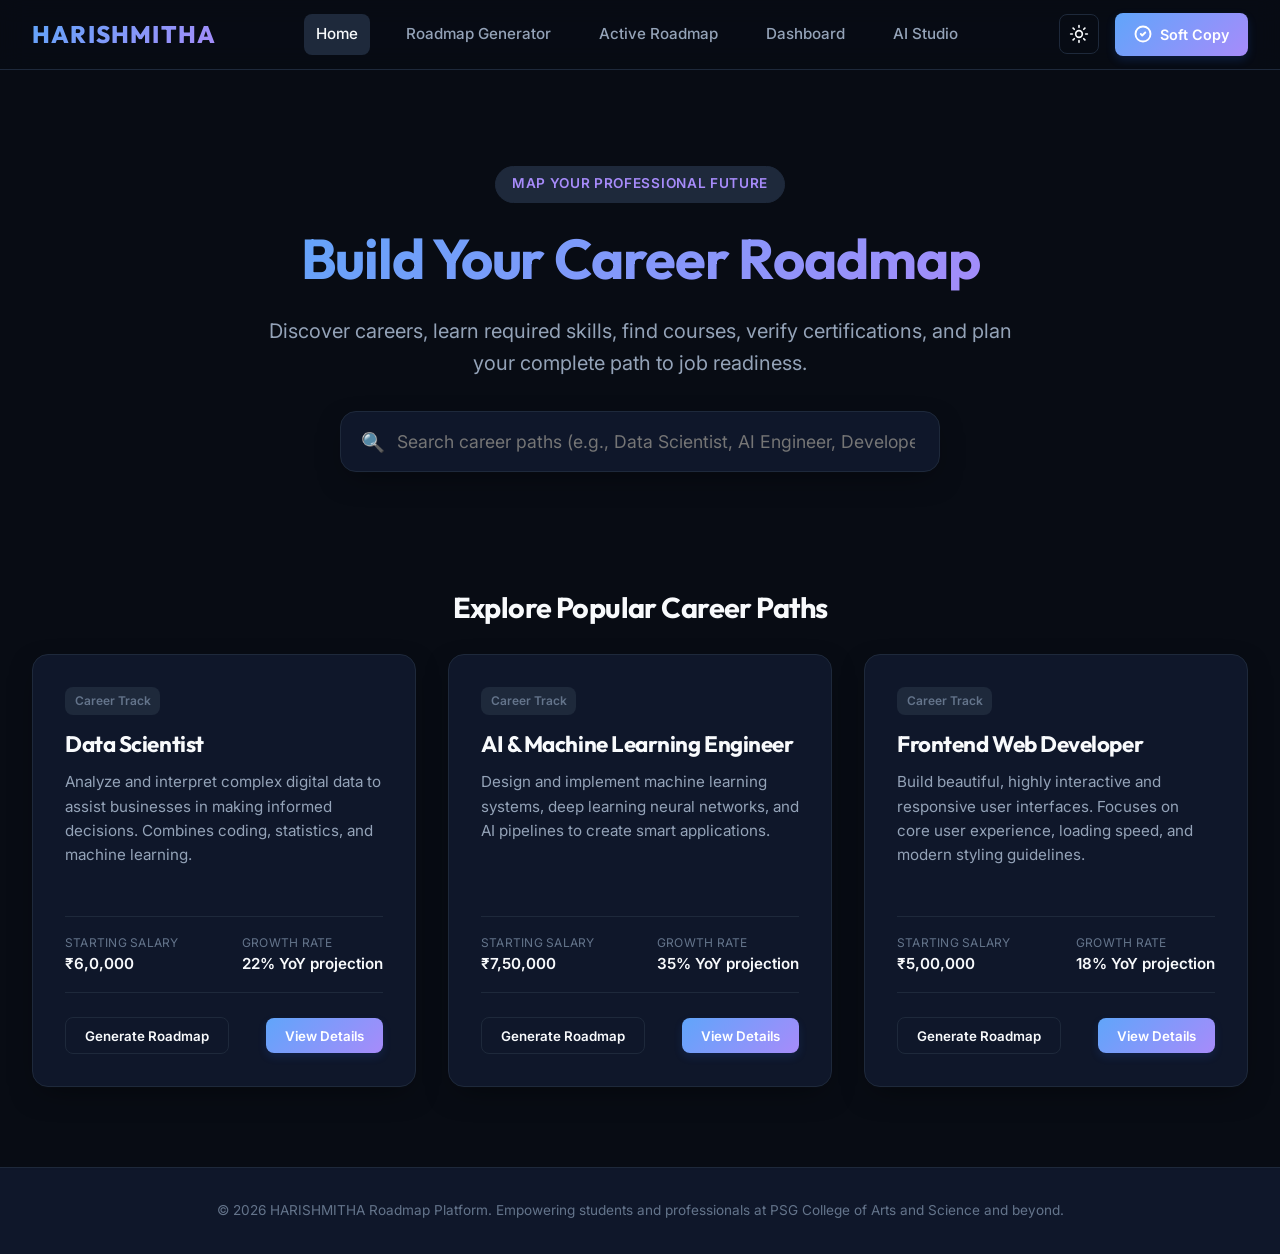
<file: index.html>
<!DOCTYPE html>
<html lang="en" data-theme="dark">
<head>
  <meta charset="UTF-8">
  <meta name="viewport" content="width=device-width, initial-scale=1.0">
  <meta name="description" content="HARISHMITHA - Discover personalized career paths, explore visual roadmaps, track skills progress, and receive AI-driven learning and interview recommendations.">
  <title>HARISHMITHA | Career Path Roadmap Platform</title>
  <link rel="stylesheet" href="styles.css">
</head>
<body>
  <div class="app-container">
    <!-- Navigation Bar -->
    <header class="app-header" id="main-header">
      <div class="logo-container">
        <span class="logo-text">HARISHMITHA</span>
      </div>
      <nav class="nav-menu" role="navigation" aria-label="Main Navigation">
        <span class="nav-link active" data-target="home-section" id="nav-home">Home</span>
        <span class="nav-link" data-target="generator-section" id="nav-generator">Roadmap Generator</span>
        <span class="nav-link" data-target="roadmap-section" id="nav-roadmap">Active Roadmap</span>
        <span class="nav-link" data-target="dashboard-section" id="nav-dashboard">Dashboard</span>
        <span class="nav-link" data-target="ai-section" id="nav-ai">AI Studio</span>
      </nav>
      <div class="header-actions">
        <button class="btn-theme-toggle" id="theme-toggle" aria-label="Toggle Theme" title="Toggle Light/Dark Mode">
          <!-- Moon Icon (Light Mode toggle) -->
          <svg id="theme-moon" xmlns="http://www.w3.org/2000/svg" width="20" height="20" viewBox="0 0 24 24" fill="none" stroke="currentColor" stroke-width="2" stroke-linecap="round" stroke-linejoin="round" style="display:none;"><path d="M12 3a6 6 0 0 0 9 9 9 9 0 1 1-9-9Z"/></svg>
          <!-- Sun Icon (Dark Mode toggle) -->
          <svg id="theme-sun" xmlns="http://www.w3.org/2000/svg" width="20" height="20" viewBox="0 0 24 24" fill="none" stroke="currentColor" stroke-width="2" stroke-linecap="round" stroke-linejoin="round"><circle cx="12" cy="12" r="4"/><path d="M12 2v2"/><path d="M12 20v2"/><path d="m4.93 4.93 1.41 1.41"/><path d="m17.66 17.66 1.41 1.41"/><path d="M2 12h2"/><path d="M20 12h2"/><path d="m6.34 17.66-1.41 1.41"/><path d="m19.07 4.93-1.41 1.41"/></svg>
        </button>
        <a href="harishmitha_soft_copy.html" class="btn-portfolio" id="portfolio-btn">
          <svg xmlns="http://www.w3.org/2000/svg" width="18" height="18" viewBox="0 0 24 24" fill="none" stroke="currentColor" stroke-width="2.5" stroke-linecap="round" stroke-linejoin="round"><path d="M12 22c5.523 0 10-4.477 10-10S17.523 2 12 2 2 6.477 2 12s4.477 10 10 10z"/><path d="m9 12 2 2 4-4"/></svg>
          Soft Copy
        </a>
      </div>
    </header>

    <!-- Main Content Area -->
    <main class="app-main" id="main-content">
      
      <!-- 1. Home Section -->
      <section class="app-section active" id="home-section">
        <div class="hero-section">
          <span class="hero-tagline">Map Your Professional Future</span>
          <h1 class="hero-title">Build Your Career Roadmap</h1>
          <p class="hero-subtitle">Discover careers, learn required skills, find courses, verify certifications, and plan your complete path to job readiness.</p>
          <div class="search-container">
            <span class="search-icon">🔍</span>
            <input type="text" class="search-input" id="career-search" placeholder="Search career paths (e.g., Data Scientist, AI Engineer, Developer)...">
          </div>
        </div>

        <h2 style="font-size: 1.8rem; margin-bottom: 1.5rem; text-align: center;">Explore Popular Career Paths</h2>
        <div class="careers-grid" id="careers-container">
          <!-- Mapped dynamically from data.js -->
        </div>
      </section>

      <!-- 2. Roadmap Generator Form Section -->
      <section class="app-section" id="generator-section">
        <div class="generator-container">
          <div class="generator-header">
            <h2>Personalized Roadmap Generator</h2>
            <p class="generator-subtitle">Input your profile and aspirations to construct a tailored sequence of stages, milestones, and recommended tools.</p>
          </div>
          
          <form id="roadmap-form" onsubmit="event.preventDefault();">
            <div class="form-group">
              <label class="form-label" for="form-target-career">Desired Career Target</label>
              <select class="form-control" id="form-target-career" required>
                <!-- Dynamically loaded from data.js -->
              </select>
            </div>

            <div class="form-group">
              <label class="form-label" for="form-education">Current Education Level</label>
              <input type="text" class="form-control" id="form-education" placeholder="e.g. Second Year B.Sc Computer Technology" required>
            </div>

            <div class="form-group">
              <label class="form-label">Skills You Already Have</label>
              <div class="checkbox-group" id="form-skills-checkboxes">
                <!-- Dynamically loaded skills list -->
              </div>
            </div>

            <div class="form-group">
              <label class="form-label" for="form-study-hours">Available Study Hours (Per Week)</label>
              <input type="number" class="form-control" id="form-study-hours" min="1" max="168" placeholder="e.g. 15" required>
            </div>

            <div class="form-group">
              <label class="form-label" for="form-timeline">Desired Target Timeline (Months)</label>
              <input type="number" class="form-control" id="form-timeline" min="1" max="48" placeholder="e.g. 6" required>
            </div>

            <button type="submit" class="btn-primary btn-generate" id="btn-submit-generator">Generate My Career Roadmap</button>
          </form>
        </div>
      </section>

      <!-- 3. Interactive Roadmap Section -->
      <section class="app-section" id="roadmap-section">
        <div class="roadmap-container">
          
          <!-- Roadmap Header & Summary -->
          <div class="roadmap-header-card" id="roadmap-meta-card">
            <div>
              <span class="career-badge" id="active-roadmap-badge">Active Track</span>
              <h2 id="active-roadmap-title" style="font-size: 1.8rem; margin: 0.5rem 0;">Data Scientist Roadmap</h2>
              <p id="active-roadmap-desc" style="color: var(--text-secondary); max-width: 600px;">Loading roadmap details...</p>
            </div>
            
            <div class="roadmap-progress-block">
              <div class="progress-label-bar">
                <span>Learning Progress</span>
                <span id="active-roadmap-pct">0%</span>
              </div>
              <div class="progress-track-bar">
                <div class="progress-fill-bar" id="active-roadmap-progress-bar"></div>
              </div>
            </div>
          </div>

          <!-- Left column: Tree Nodes -->
          <div class="tree-roadmap" id="active-roadmap-tree">
            <!-- Stage cards populated dynamically from active roadmap -->
          </div>

          <!-- Right column: Sidebar (Resources, Tools, Certifications) -->
          <div class="roadmap-sidebar">
            <div class="sidebar-card">
              <h3>Essential Tools</h3>
              <div class="checkbox-group" id="roadmap-tools-list" style="grid-template-columns: 1fr;">
                <!-- Mapped from active career path tools -->
              </div>
            </div>

            <div class="sidebar-card">
              <h3>Recommended Certifications</h3>
              <ul class="sidebar-list" id="roadmap-certs-list">
                <!-- Recommended certifications list -->
              </ul>
            </div>

            <div class="sidebar-card">
              <h3>Top Online Courses</h3>
              <ul class="sidebar-list" id="roadmap-courses-list">
                <!-- Recommended courses list -->
              </ul>
            </div>
          </div>

        </div>
      </section>

      <!-- 4. Dashboard Section -->
      <section class="app-section" id="dashboard-section">
        <div class="dashboard-grid">
          
          <!-- Stats header grid -->
          <div class="dashboard-stats">
            <div class="stat-card">
              <div class="stat-icon">📊</div>
              <div class="stat-info">
                <span class="stat-value" id="dash-completed-skills">7</span>
                <span class="stat-label">Skills Learned</span>
              </div>
            </div>
            <div class="stat-card">
              <div class="stat-icon">🏆</div>
              <div class="stat-info">
                <span class="stat-value" id="dash-achievements-count">3</span>
                <span class="stat-label">Achievements</span>
              </div>
            </div>
            <div class="stat-card">
              <div class="stat-icon">🎯</div>
              <div class="stat-info">
                <span class="stat-value" id="dash-pending-goals">2</span>
                <span class="stat-label">Active Goals</span>
              </div>
            </div>
            <div class="stat-card">
              <div class="stat-icon">🗺️</div>
              <div class="stat-info">
                <span class="stat-value" id="dash-saved-roadmaps">1</span>
                <span class="stat-label">Saved Tracks</span>
              </div>
            </div>
          </div>

          <!-- Left column: Profile & Goal Setting -->
          <div>
            <div class="dashboard-card-full">
              <h2 style="margin-bottom: 1.5rem;">Weekly Goals Tracker</h2>
              <div class="goal-input-group">
                <input type="text" class="form-control" id="new-goal-text" placeholder="Set a new roadmap milestone (e.g. Master Pandas library)...">
                <button class="btn-primary" id="btn-add-goal" style="white-space: nowrap;">Add Goal</button>
              </div>
              <div class="goal-list" id="dashboard-goals-container">
                <!-- User goals -->
              </div>
            </div>
          </div>

          <!-- Right column: Achievements Wallet -->
          <div>
            <div class="dashboard-card-full">
              <h2 style="margin-bottom: 1.5rem;">Achievements & Badges</h2>
              <div class="badge-container" id="dashboard-badges-container">
                <!-- Achievement badges mapped from UserProgress -->
              </div>
            </div>
            
            <div class="dashboard-card-full">
              <h2>Verified Credentials</h2>
              <p style="color: var(--text-secondary); font-size: 0.9rem; margin: 0.5rem 0 1.5rem 0;">Direct access to your verified academic transcripts and internship certificates.</p>
              <a href="harishmitha_soft_copy.html" class="btn-secondary" style="display: block; text-align: center; font-weight: 600;">Open Certificate Wallet (Soft Copies)</a>
            </div>
          </div>

        </div>
      </section>

      <!-- 5. AI Studio Section -->
      <section class="app-section" id="ai-section">
        <h2 style="font-size: 2rem; margin-bottom: 2rem; text-align: center;">AI Career Co-Pilot Studio</h2>
        <div class="ai-layout">
          
          <!-- AI tabs switcher -->
          <div class="ai-sidebar">
            <button class="ai-tab-btn active" data-pane="career-rec-pane">AI Recommendation Engine</button>
            <button class="ai-tab-btn" data-pane="gap-analysis-pane">AI Skill Gap Analysis</button>
            <button class="ai-tab-btn" data-pane="learning-path-pane">AI Suggestions Engine</button>
            <button class="ai-tab-btn" data-pane="resume-improve-pane">AI Resume Improver</button>
            <button class="ai-tab-btn" data-pane="interview-prep-pane">AI Interview Preparation</button>
          </div>

          <!-- AI content workspace panes -->
          <div class="ai-content">
            
            <!-- Tab Pane 1: AI Career Recommendation -->
            <div class="ai-pane active" id="career-rec-pane">
              <h3>AI Career Recommendation Engine</h3>
              <p style="color: var(--text-secondary); margin: 0.5rem 0 1.5rem 0;">Our neural recommendation matcher analyzes your educational profile and core skillset keywords to identify your most aligned career paths.</p>
              
              <div class="form-group">
                <label class="form-label">Analyze Profile For:</label>
                <div class="form-control" style="font-weight: 600;" id="ai-rec-profile-name">Ms. HARISHMITHA J</div>
              </div>
              <button class="btn-primary" id="btn-run-career-rec">Execute Career Compatibility Scan</button>
              
              <div class="ai-result-box" id="career-rec-results">
                <span class="text-muted">Click the button above to scan profile compatibility...</span>
              </div>
            </div>

            <!-- Tab Pane 2: AI Skill Gap Analysis -->
            <div class="ai-pane" id="gap-analysis-pane">
              <h3>AI Skill Gap Analyzer</h3>
              <p style="color: var(--text-secondary); margin: 0.5rem 0 1.5rem 0;">Computes structural gaps between your current catalog of mastered capabilities and your desired target job roadmap.</p>
              
              <div class="form-group">
                <label class="form-label" for="ai-gap-target">Select Target Career Path</label>
                <select class="form-control" id="ai-gap-target">
                  <!-- Mapped from careerPaths -->
                </select>
              </div>
              <button class="btn-primary" id="btn-run-gap-analysis">Analyze Required Skills Gap</button>
              
              <div class="ai-result-box" id="gap-analysis-results">
                <span class="text-muted">Initiate comparison analysis to map path requirements...</span>
              </div>
            </div>

            <!-- Tab Pane 3: AI Learning Path Suggestions -->
            <div class="ai-pane" id="learning-path-pane">
              <h3>AI Learning Path Suggester</h3>
              <p style="color: var(--text-secondary); margin: 0.5rem 0 1.5rem 0;">Generates dedicated micro-learning syllabus suggestions, schedules, and recommended reading resources based on your weekly study hours availability.</p>
              
              <div class="form-group">
                <label class="form-label" for="ai-suggest-hours">Available Hours / Week</label>
                <input type="number" class="form-control" id="ai-suggest-hours" value="15">
              </div>
              <button class="btn-primary" id="btn-run-suggestions">Generate Weekly Training Syllabus</button>
              
              <div class="ai-result-box" id="suggestions-results">
                <span class="text-muted">Set available weekly time blocks and generate training schedules...</span>
              </div>
            </div>

            <!-- Tab Pane 4: AI Resume Improvement Tips -->
            <div class="ai-pane" id="resume-improve-pane">
              <h3>AI Resume Quality Optimizer</h3>
              <p style="color: var(--text-secondary); margin: 0.5rem 0 1.5rem 0;">Analyzes resume copy and provides actionable suggestions, phrasing revisions, and formatting enhancements to pass automated ATS filters.</p>
              
              <div class="form-group">
                <label class="form-label" for="resume-paste-area">Paste Resume Markdown / Text Content</label>
                <textarea class="form-control" id="resume-paste-area" rows="8" placeholder="Paste your resume content here (e.g. Ms. HARISHMITHA J, Second Year B.Sc Computer Technology, PSG College, Completed Python and SQL coursework...)"></textarea>
              </div>
              <button class="btn-primary" id="btn-run-resume-opt">Optimize Resume Copy</button>
              
              <div class="ai-result-box" id="resume-opt-results">
                <span class="text-muted">Submit your resume text to evaluate ATS optimization scores...</span>
              </div>
            </div>

            <!-- Tab Pane 5: AI Interview Prep Recommendations -->
            <div class="ai-pane" id="interview-prep-pane">
              <h3>AI Interview Preparation Simulator</h3>
              <p style="color: var(--text-secondary); margin: 0.5rem 0 1.5rem 0;">Prepares specific technical, architectural, and behavioral practice questions along with suggested optimal answer structures.</p>
              
              <div class="form-group">
                <label class="form-label" for="ai-interview-target">Target Career Role</label>
                <select class="form-control" id="ai-interview-target">
                  <!-- Mapped from careerPaths -->
                </select>
              </div>
              <button class="btn-primary" id="btn-run-interview-prep">Generate Tailored Interview Guide</button>
              
              <div class="ai-result-box" id="interview-prep-results">
                <span class="text-muted">Select a career track and generate questions for review...</span>
              </div>
            </div>

          </div>
        </div>
      </section>

    </main>

    <!-- Footer -->
    <footer style="text-align: center; padding: 2rem; color: var(--text-muted); font-size: 0.85rem; border-top: 1px solid var(--border-color); background-color: var(--bg-secondary);">
      <p>&copy; 2026 HARISHMITHA Roadmap Platform. Empowering students and professionals at PSG College of Arts and Science and beyond.</p>
    </footer>
  </div>

  <!-- Scripts -->
  <script src="data.js"></script>
  <script src="app.js"></script>
</body>
</html>
</file>
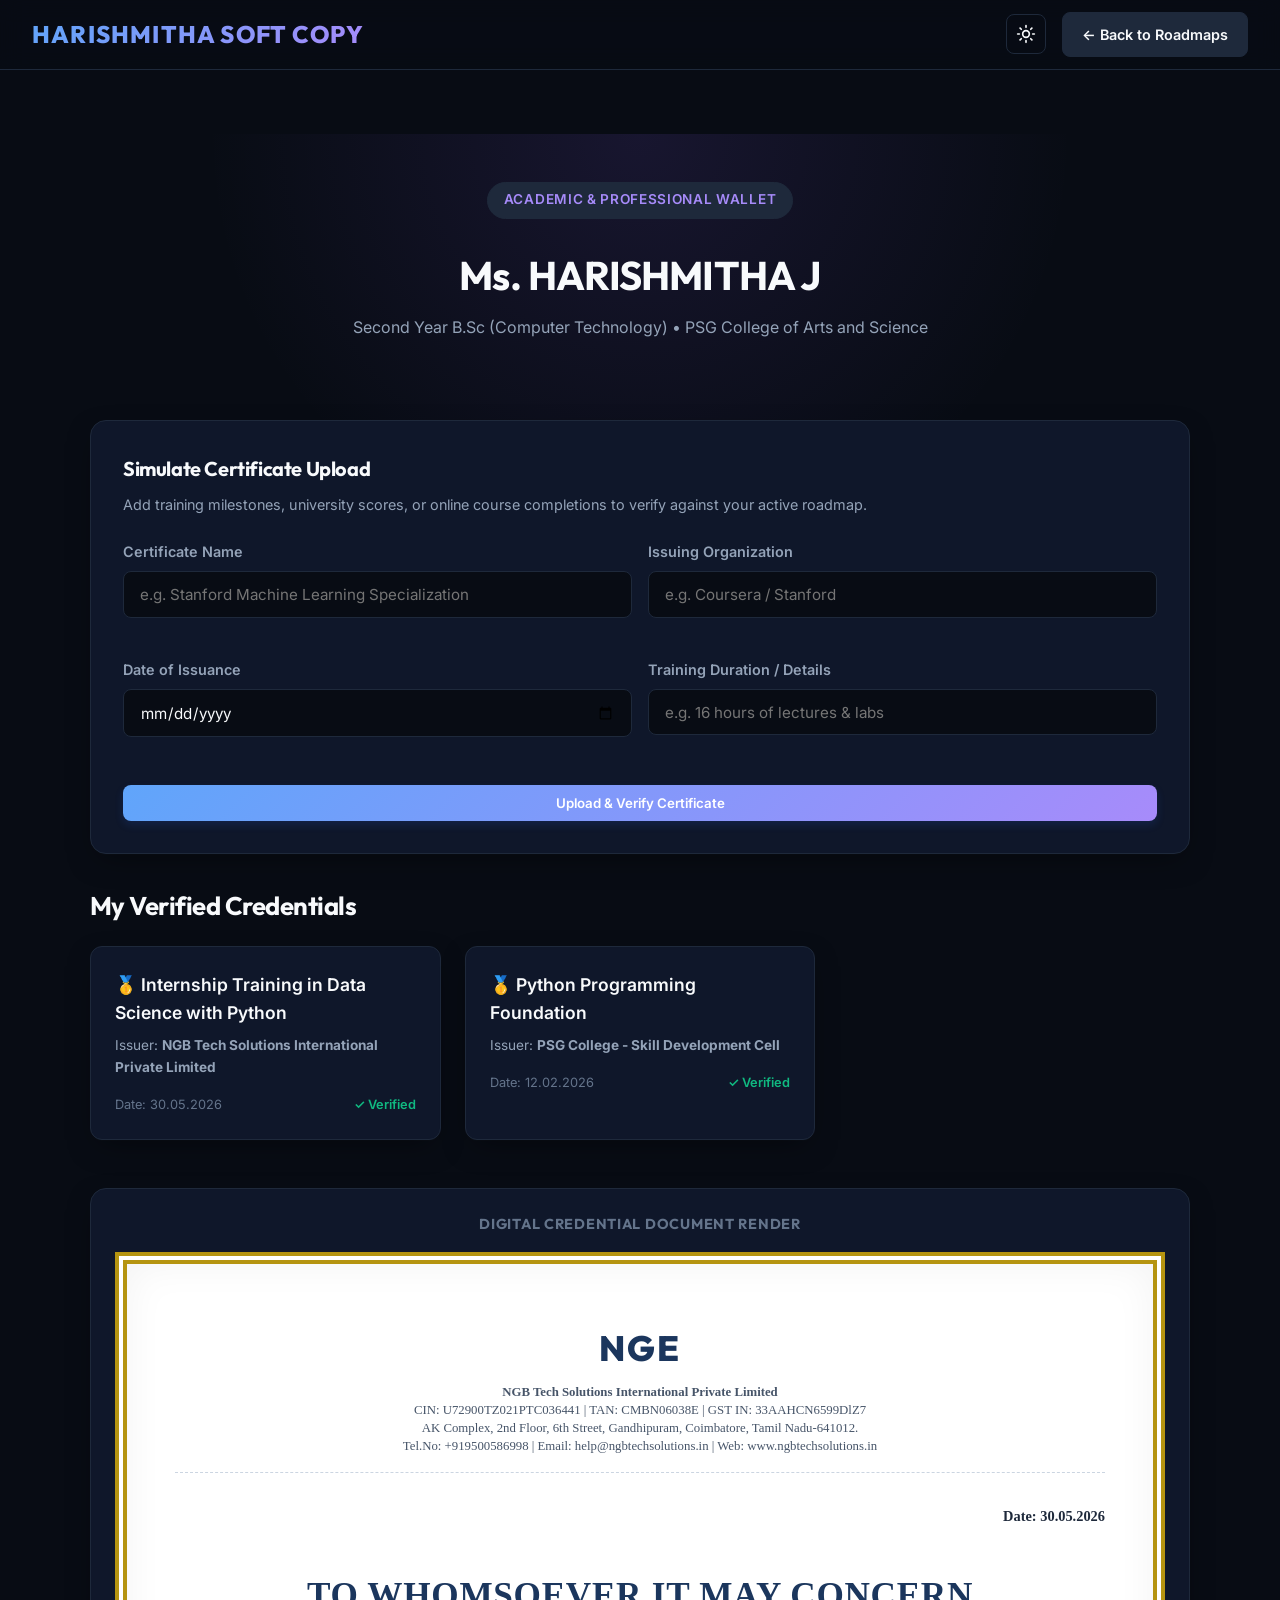
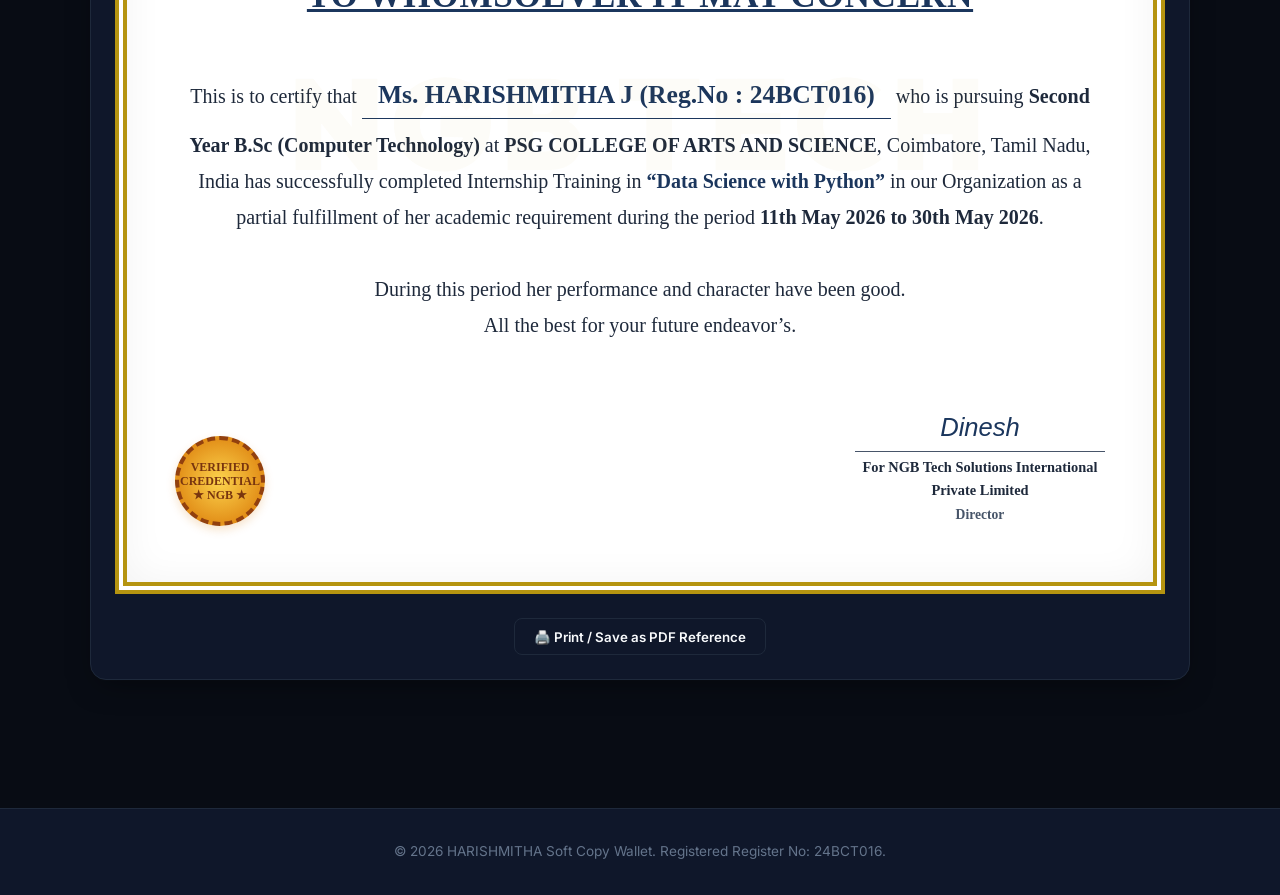
<file: harishmitha_soft_copy.html>
<!DOCTYPE html>
<html lang="en" data-theme="dark">
<head>
  <meta charset="UTF-8">
  <meta name="viewport" content="width=device-width, initial-scale=1.0">
  <meta name="description" content="Harishmitha Soft Copy - Digital Portfolio, verified academic certificates, and internship achievements showcase.">
  <title>Harishmitha Soft Copy | Digital Credentials & Certificates Wallet</title>
  <link rel="stylesheet" href="styles.css">
  <style>
    /* Portfolio specific overrides for credential visual layout */
    .cert-wallet-container {
      max-width: 1100px;
      margin: 0 auto;
      padding: 2rem 0;
    }
    .cert-control-panel {
      background-color: var(--bg-secondary);
      border: 1px solid var(--border-color);
      border-radius: var(--border-radius-lg);
      padding: 2rem;
      box-shadow: var(--card-shadow);
      margin-bottom: 2rem;
    }
    .form-row {
      display: grid;
      grid-template-columns: repeat(2, 1fr);
      gap: 1rem;
      margin-bottom: 1rem;
    }
    @media (max-width: 768px) {
      .form-row {
        grid-template-columns: 1fr;
      }
    }
  </style>
</head>
<body>
  <div class="app-container">
    <!-- Header -->
    <header class="app-header">
      <div class="logo-container">
        <span class="logo-text">Harishmitha Soft Copy</span>
      </div>
      <div class="header-actions">
        <button class="btn-theme-toggle" id="theme-toggle" aria-label="Toggle Theme">
          <svg id="theme-moon" xmlns="http://www.w3.org/2000/svg" width="20" height="20" viewBox="0 0 24 24" fill="none" stroke="currentColor" stroke-width="2" stroke-linecap="round" stroke-linejoin="round" style="display:none;"><path d="M12 3a6 6 0 0 0 9 9 9 9 0 1 1-9-9Z"/></svg>
          <svg id="theme-sun" xmlns="http://www.w3.org/2000/svg" width="20" height="20" viewBox="0 0 24 24" fill="none" stroke="currentColor" stroke-width="2" stroke-linecap="round" stroke-linejoin="round"><circle cx="12" cy="12" r="4"/><path d="M12 2v2"/><path d="M12 20v2"/><path d="m4.93 4.93 1.41 1.41"/><path d="m17.66 17.66 1.41 1.41"/><path d="M2 12h2"/><path d="M20 12h2"/><path d="m6.34 17.66-1.41 1.41"/><path d="m19.07 4.93-1.41 1.41"/></svg>
        </button>
        <a href="index.html" class="btn-portfolio" style="background: var(--bg-tertiary); color: var(--text-primary); border: 1px solid var(--border-color); box-shadow: none;">
          ← Back to Roadmaps
        </a>
      </div>
    </header>

    <!-- Main -->
    <main class="app-main">
      <div class="cert-wallet-container">
        
        <!-- Showcase Header -->
        <div class="portfolio-header">
          <span class="hero-tagline">Academic & Professional Wallet</span>
          <h1 class="portfolio-title">Ms. HARISHMITHA J</h1>
          <p class="portfolio-subtitle">Second Year B.Sc (Computer Technology) &bull; PSG College of Arts and Science</p>
        </div>

        <!-- Certificate Upload Simulator (Interactive feature) -->
        <div class="cert-control-panel">
          <h3 style="margin-bottom: 0.5rem; font-size: 1.25rem;">Simulate Certificate Upload</h3>
          <p style="color: var(--text-secondary); font-size: 0.9rem; margin-bottom: 1.5rem;">Add training milestones, university scores, or online course completions to verify against your active roadmap.</p>
          
          <form id="add-cert-form" onsubmit="event.preventDefault();">
            <div class="form-row">
              <div class="form-group">
                <label class="form-label" for="cert-name">Certificate Name</label>
                <input type="text" class="form-control" id="cert-name" placeholder="e.g. Stanford Machine Learning Specialization" required>
              </div>
              <div class="form-group">
                <label class="form-label" for="cert-issuer">Issuing Organization</label>
                <input type="text" class="form-control" id="cert-issuer" placeholder="e.g. Coursera / Stanford" required>
              </div>
            </div>
            
            <div class="form-row">
              <div class="form-group">
                <label class="form-label" for="cert-date">Date of Issuance</label>
                <input type="date" class="form-control" id="cert-date" required>
              </div>
              <div class="form-group">
                <label class="form-label" for="cert-period">Training Duration / Details</label>
                <input type="text" class="form-control" id="cert-period" placeholder="e.g. 16 hours of lectures & labs" required>
              </div>
            </div>

            <button type="submit" class="btn-primary" style="width: 100%; margin-top: 0.5rem;">Upload & Verify Certificate</button>
          </form>
        </div>

        <!-- Grid of Available Certificates -->
        <h2 style="font-size: 1.6rem; margin-bottom: 1.2rem;">My Verified Credentials</h2>
        <div class="cert-grid" id="cert-cards-container">
          <!-- Populated from data.js -->
        </div>

        <!-- Visual Certificate Frame Renderer -->
        <div class="cert-preview-frame" id="active-cert-preview">
          <h3 style="margin-bottom: 1rem; text-align: center; color: var(--text-muted); font-size: 0.9rem; text-transform: uppercase; letter-spacing: 0.05em;">Digital Credential Document Render</h3>
          
          <!-- High-fidelity simulated print rendering -->
          <div class="cert-document" id="printable-certificate">
            <!-- Dynamic certificate rendering container -->
          </div>
          
          <div style="margin-top: 1.5rem; text-align: center;">
            <button class="btn-secondary" onclick="window.print()" style="display: inline-flex; align-items: center; gap: 0.5rem;">
              🖨️ Print / Save as PDF Reference
            </button>
          </div>
        </div>

      </div>
    </main>

    <!-- Footer -->
    <footer style="text-align: center; padding: 2rem; color: var(--text-muted); font-size: 0.85rem; border-top: 1px solid var(--border-color); background-color: var(--bg-secondary); margin-top: 4rem;">
      <p>&copy; 2026 HARISHMITHA Soft Copy Wallet. Registered Register No: 24BCT016.</p>
    </footer>
  </div>

  <script src="data.js"></script>
  <script>
    // Local script to manage credentials database
    let db = null;

    document.addEventListener('DOMContentLoaded', () => {
      // Sync LocalStorage
      if (!localStorage.getItem('harishmitha_user_db')) {
        localStorage.setItem('harishmitha_user_db', JSON.stringify(window.AppDB));
      }
      db = JSON.parse(localStorage.getItem('harishmitha_user_db'));

      initThemeToggle();
      renderCertificates();
      
      // Auto-preview first certificate (Internship)
      if (db.certifications.length > 0) {
        previewCertificate(db.certifications[0].id);
      }

      // Add certification handler
      const form = document.getElementById('add-cert-form');
      form.addEventListener('submit', (e) => {
        e.preventDefault();
        
        const name = document.getElementById('cert-name').value;
        const issuer = document.getElementById('cert-issuer').value;
        const dateRaw = document.getElementById('cert-date').value; // YYYY-MM-DD
        const period = document.getElementById('cert-period').value;
        
        // Format date to DD.MM.YYYY
        const dateParts = dateRaw.split('-');
        const date = `${dateParts[2]}.${dateParts[1]}.${dateParts[0]}`;

        const newCert = {
          id: "cert_" + Date.now(),
          name: name,
          issuer: issuer,
          recipient: db.users[0].name,
          college: db.users[0].college,
          date: date,
          period: period,
          verified: true,
          grade: "Completed successfully",
          details: "Verified via student credentials wallet uploads."
        };

        // Add to db
        db.certifications.push(newCert);
        
        // Push achievement to dashboard
        db.userProgress.achievements.push({
          id: "ach_" + Date.now(),
          name: name.slice(0, 18) + "...",
          desc: `Completed course from ${issuer}`,
          date: date,
          icon: "🎓"
        });

        localStorage.setItem('harishmitha_user_db', JSON.stringify(db));
        
        // Reset form
        form.reset();
        renderCertificates();
        previewCertificate(newCert.id);
        
        // Scroll to preview
        document.getElementById('active-cert-preview').scrollIntoView({ behavior: 'smooth' });
      });
    });

    function initThemeToggle() {
      const themeToggle = document.getElementById('theme-toggle');
      const themeMoon = document.getElementById('theme-moon');
      const themeSun = document.getElementById('theme-sun');
      
      const savedTheme = localStorage.getItem('theme') || 'dark';
      document.documentElement.setAttribute('data-theme', savedTheme);
      updateThemeIcons(savedTheme);
      
      themeToggle.addEventListener('click', () => {
        const currentTheme = document.documentElement.getAttribute('data-theme');
        const newTheme = currentTheme === 'dark' ? 'light' : 'dark';
        document.documentElement.setAttribute('data-theme', newTheme);
        localStorage.setItem('theme', newTheme);
        updateThemeIcons(newTheme);
      });

      function updateThemeIcons(theme) {
        if (theme === 'dark') {
          themeMoon.style.display = 'none';
          themeSun.style.display = 'block';
        } else {
          themeMoon.style.display = 'block';
          themeSun.style.display = 'none';
        }
      }
    }

    function renderCertificates() {
      const container = document.getElementById('cert-cards-container');
      container.innerHTML = '';

      db.certifications.forEach(cert => {
        const card = document.createElement('div');
        card.className = 'cert-list-card';
        card.onclick = () => previewCertificate(cert.id);
        card.innerHTML = `
          <div class="cert-list-title">🥇 ${cert.name}</div>
          <div class="cert-list-issuer">Issuer: <strong>${cert.issuer}</strong></div>
          <div class="cert-list-meta">
            <span>Date: ${cert.date}</span>
            <span style="color: var(--success); font-weight: 600;">✓ Verified</span>
          </div>
        `;
        container.appendChild(card);
      });
    }

    function previewCertificate(certId) {
      const cert = db.certifications.find(c => c.id === certId);
      if (!cert) return;

      const doc = document.getElementById('printable-certificate');
      
      if (cert.id === 'cert_ngb_ds') {
        // High fidelity rendering for NGB Tech Solutions Internship Certificate
        doc.innerHTML = `
          <!-- Watermark -->
          <div class="cert-watermark">NGB TECH</div>
          
          <!-- Logo & Header -->
          <div class="cert-logo">NGE</div>
          <div class="cert-org-details">
            <strong>NGB Tech Solutions International Private Limited</strong><br>
            CIN: U72900TZ021PTC036441 | TAN: CMBN06038E | GST IN: 33AAHCN6599DlZ7<br>
            AK Complex, 2nd Floor, 6th Street, Gandhipuram, Coimbatore, Tamil Nadu-641012.<br>
            Tel.No: +919500586998 | Email: help@ngbtechsolutions.in | Web: www.ngbtechsolutions.in
          </div>
          
          <!-- Date -->
          <div class="cert-date-header">Date: ${cert.date}</div>
          
          <!-- Main Title -->
          <div class="cert-main-headline">TO WHOMSOEVER IT MAY CONCERN</div>
          
          <!-- Body Text -->
          <div class="cert-text">
            This is to certify that <span class="cert-recipient-name">${cert.recipient}</span> who is pursuing 
            <strong>Second Year B.Sc (Computer Technology)</strong> at <strong>PSG COLLEGE OF ARTS AND SCIENCE</strong>, 
            Coimbatore, Tamil Nadu, India has successfully completed Internship Training in <span class="cert-topic">“Data Science 
            with Python”</span> in our Organization as a partial fulfillment of her academic requirement during the 
            period <strong>11th May 2026 to 30th May 2026</strong>.
            <br><br>
            During this period her performance and character have been good.
            <br>
            All the best for your future endeavor’s.
          </div>
          
          <!-- Signature Row -->
          <div class="cert-footer-row">
            <div class="cert-gold-seal">
              VERIFIED<br>CREDENTIAL<br>★ NGB ★
            </div>
            
            <div class="cert-signature-block">
              <div class="cert-signature-image">Dinesh</div>
              <div class="cert-signature-line">For NGB Tech Solutions International Private Limited</div>
              <div style="font-size:0.85rem; color:#475569; font-weight:600; margin-top:2px;">Director</div>
            </div>
          </div>
        `;
      } else {
        // Generic template for uploaded certificates
        doc.innerHTML = `
          <!-- Watermark -->
          <div class="cert-watermark" style="font-size: 5rem; color:rgba(181, 148, 16, 0.02);">${cert.issuer.split(' ')[0]}</div>
          
          <!-- Header -->
          <div class="cert-logo">🎓 CERTIFICATE</div>
          <div class="cert-org-details" style="text-align: center; border-bottom: 1.5px solid #cbd5e1; font-family:var(--font-sans); font-size:1rem; padding-bottom: 0.5rem;">
            <strong>${cert.issuer}</strong> &bull; Verification Registry
          </div>
          
          <!-- Date -->
          <div class="cert-date-header">Issued: ${cert.date}</div>
          
          <!-- Title -->
          <div class="cert-main-headline" style="font-size:1.8rem; text-transform: uppercase;">Certificate of Completion</div>
          
          <!-- Text -->
          <div class="cert-text" style="font-size: 1.2rem; font-family:var(--font-sans); line-height: 2;">
            This is proudly presented to
            <br>
            <span class="cert-recipient-name">${cert.recipient}</span>
            <br>
            for successfully mastering the curriculum and assessments for
            <br>
            <span class="cert-topic" style="font-size: 1.4rem;">“${cert.name}”</span>
            <br>
            as verified on <strong>${cert.date}</strong>. Duration: ${cert.period}.
          </div>
          
          <!-- Footer -->
          <div class="cert-footer-row">
            <div class="cert-gold-seal">
              OFFICIAL<br>GRADUATE<br>★ SECURED ★
            </div>
            
            <div class="cert-signature-block">
              <div class="cert-signature-image" style="font-family:'Times New Roman'; font-size:1.3rem; letter-spacing:3px;">APPROVED</div>
              <div class="cert-signature-line">Authorized Credential Registry</div>
              <div style="font-size:0.8rem; color:#64748b;">ID: ${cert.id.toUpperCase()}</div>
            </div>
          </div>
        `;
      }
    }
  </script>
</body>
</html>
</file>
<file: styles.css>
/* styles.css */
@import url('https://fonts.googleapis.com/css2?family=Inter:wght@300;400;500;600;700;800&family=Outfit:wght@400;500;600;700;800&display=swap');

:root {
  /* Colors - Light Mode (Coursera & Notion inspired) */
  --bg-primary: #f8fafc;
  --bg-secondary: #ffffff;
  --bg-tertiary: #f1f5f9;
  --text-primary: #0f172a;
  --text-secondary: #475569;
  --text-muted: #64748b;
  --accent-blue: #2563eb;
  --accent-purple: #7c3aed;
  --accent-gradient: linear-gradient(135deg, #2563eb 0%, #7c3aed 100%);
  --border-color: #e2e8f0;
  --card-shadow: 0 4px 20px -2px rgba(15, 23, 42, 0.05), 0 2px 8px -1px rgba(15, 23, 42, 0.03);
  --font-sans: 'Inter', -apple-system, BlinkMacSystemFont, sans-serif;
  --font-display: 'Outfit', sans-serif;
  
  --success: #10b981;
  --warning: #f59e0b;
  --danger: #ef4444;
  --glow-color: rgba(37, 99, 235, 0.08);
  
  --border-radius-sm: 8px;
  --border-radius-md: 12px;
  --border-radius-lg: 16px;
  --transition-smooth: all 0.3s cubic-bezier(0.4, 0, 0.2, 1);
}

[data-theme="dark"] {
  /* Colors - Dark Mode (Linear inspired) */
  --bg-primary: #080c14;
  --bg-secondary: #0f172a;
  --bg-tertiary: #1e293b;
  --text-primary: #f8fafc;
  --text-secondary: #94a3b8;
  --text-muted: #64748b;
  --accent-blue: #60a5fa;
  --accent-purple: #a78bfa;
  --accent-gradient: linear-gradient(135deg, #60a5fa 0%, #a78bfa 100%);
  --border-color: #1e293b;
  --card-shadow: 0 10px 30px -10px rgba(0, 0, 0, 0.5), 0 1px 3px rgba(255, 255, 255, 0.02);
  --glow-color: rgba(139, 92, 246, 0.12);
}

/* Reset & Core Styles */
* {
  margin: 0;
  padding: 0;
  box-sizing: border-box;
}

body {
  font-family: var(--font-sans);
  background-color: var(--bg-primary);
  color: var(--text-primary);
  min-height: 100vh;
  line-height: 1.6;
  transition: var(--transition-smooth);
}

h1, h2, h3, h4, h5, h6 {
  font-family: var(--font-display);
  font-weight: 700;
  letter-spacing: -0.02em;
}

a {
  text-decoration: none;
  color: inherit;
}

button, input, select, textarea {
  font-family: inherit;
}

/* Scrollbar Customization */
::-webkit-scrollbar {
  width: 8px;
  height: 8px;
}
::-webkit-scrollbar-track {
  background: var(--bg-primary);
}
::-webkit-scrollbar-thumb {
  background: var(--border-color);
  border-radius: var(--border-radius-sm);
}
::-webkit-scrollbar-thumb:hover {
  background: var(--text-muted);
}

/* App Container Layout */
.app-container {
  display: flex;
  flex-direction: column;
  min-height: 100vh;
}

/* Header Styles */
.app-header {
  position: sticky;
  top: 0;
  z-index: 100;
  background-color: rgba(255, 255, 255, 0.8);
  backdrop-filter: blur(12px);
  -webkit-backdrop-filter: blur(12px);
  border-bottom: 1px solid var(--border-color);
  padding: 0 2rem;
  height: 70px;
  display: flex;
  justify-content: space-between;
  align-items: center;
  transition: var(--transition-smooth);
}

[data-theme="dark"] .app-header {
  background-color: rgba(8, 12, 20, 0.8);
}

.logo-container {
  display: flex;
  align-items: center;
  gap: 0.5rem;
}

.logo-text {
  font-size: 1.5rem;
  font-weight: 800;
  font-family: var(--font-display);
  background: var(--accent-gradient);
  -webkit-background-clip: text;
  -webkit-text-fill-color: transparent;
  letter-spacing: 0.05em;
  text-transform: uppercase;
}

.nav-menu {
  display: flex;
  align-items: center;
  gap: 1.5rem;
}

.nav-link {
  font-weight: 500;
  font-size: 0.95rem;
  color: var(--text-secondary);
  padding: 0.5rem 0.75rem;
  border-radius: var(--border-radius-sm);
  transition: var(--transition-smooth);
  cursor: pointer;
}

.nav-link:hover, .nav-link.active {
  color: var(--text-primary);
  background-color: var(--bg-tertiary);
}

.header-actions {
  display: flex;
  align-items: center;
  gap: 1rem;
}

.btn-theme-toggle {
  background: none;
  border: 1px solid var(--border-color);
  color: var(--text-primary);
  width: 40px;
  height: 40px;
  border-radius: var(--border-radius-sm);
  display: flex;
  justify-content: center;
  align-items: center;
  cursor: pointer;
  transition: var(--transition-smooth);
}

.btn-theme-toggle:hover {
  background-color: var(--bg-tertiary);
}

.btn-portfolio {
  background: var(--accent-gradient);
  color: #ffffff;
  font-weight: 600;
  font-size: 0.9rem;
  padding: 0.6rem 1.2rem;
  border-radius: var(--border-radius-sm);
  border: none;
  cursor: pointer;
  display: flex;
  align-items: center;
  gap: 0.5rem;
  box-shadow: 0 4px 10px rgba(37, 99, 235, 0.2);
  transition: var(--transition-smooth);
}

.btn-portfolio:hover {
  transform: translateY(-2px);
  box-shadow: 0 6px 15px rgba(37, 99, 235, 0.3);
}

/* Main Content Area */
.app-main {
  flex: 1;
  max-width: 1280px;
  width: 100%;
  margin: 0 auto;
  padding: 2rem;
}

.app-section {
  display: none;
  animation: fadeIn 0.4s ease-out;
}

.app-section.active {
  display: block;
}

@keyframes fadeIn {
  from { opacity: 0; transform: translateY(10px); }
  to { opacity: 1; transform: translateY(0); }
}

/* Hero Section (Notion / Linear Minimalist) */
.hero-section {
  text-align: center;
  padding: 4rem 1rem;
  max-width: 800px;
  margin: 0 auto 3rem auto;
}

.hero-tagline {
  display: inline-block;
  padding: 0.4rem 1rem;
  background-color: var(--bg-tertiary);
  border: 1px solid var(--border-color);
  border-radius: 100px;
  font-size: 0.85rem;
  font-weight: 600;
  color: var(--accent-purple);
  margin-bottom: 1.5rem;
  text-transform: uppercase;
  letter-spacing: 0.05em;
}

.hero-title {
  font-size: 3.5rem;
  line-height: 1.15;
  margin-bottom: 1.5rem;
  background: var(--accent-gradient);
  -webkit-background-clip: text;
  -webkit-text-fill-color: transparent;
}

.hero-subtitle {
  font-size: 1.25rem;
  color: var(--text-secondary);
  font-weight: 400;
  margin-bottom: 2rem;
}

.search-container {
  max-width: 600px;
  margin: 0 auto;
  position: relative;
}

.search-input {
  width: 100%;
  padding: 1.2rem 1.5rem 1.2rem 3.5rem;
  border-radius: var(--border-radius-lg);
  border: 1px solid var(--border-color);
  background-color: var(--bg-secondary);
  color: var(--text-primary);
  font-size: 1.1rem;
  box-shadow: var(--card-shadow);
  outline: none;
  transition: var(--transition-smooth);
}

.search-input:focus {
  border-color: var(--accent-blue);
  box-shadow: 0 0 0 4px var(--glow-color);
}

.search-icon {
  position: absolute;
  left: 1.3rem;
  top: 50%;
  transform: translateY(-50%);
  color: var(--text-muted);
  font-size: 1.2rem;
}

/* Career Paths Card Grid */
.careers-grid {
  display: grid;
  grid-template-columns: repeat(auto-fill, minmax(350px, 1fr));
  gap: 2rem;
  margin-bottom: 3rem;
}

.career-card {
  background-color: var(--bg-secondary);
  border: 1px solid var(--border-color);
  border-radius: var(--border-radius-lg);
  padding: 2rem;
  box-shadow: var(--card-shadow);
  display: flex;
  flex-direction: column;
  justify-content: space-between;
  transition: var(--transition-smooth);
  position: relative;
  overflow: hidden;
}

.career-card::before {
  content: '';
  position: absolute;
  top: 0;
  left: 0;
  width: 100%;
  height: 4px;
  background: var(--accent-gradient);
  opacity: 0;
  transition: var(--transition-smooth);
}

.career-card:hover {
  transform: translateY(-5px);
  box-shadow: 0 12px 25px rgba(0, 0, 0, 0.08);
  border-color: var(--accent-blue);
}

[data-theme="dark"] .career-card:hover {
  box-shadow: 0 12px 25px rgba(0, 0, 0, 0.4), 0 0 15px rgba(96, 165, 250, 0.05);
}

.career-card:hover::before {
  opacity: 1;
}

.career-header {
  margin-bottom: 1.5rem;
}

.career-badge {
  display: inline-block;
  padding: 0.25rem 0.6rem;
  background-color: var(--bg-tertiary);
  border-radius: var(--border-radius-sm);
  font-size: 0.75rem;
  font-weight: 600;
  color: var(--text-muted);
  margin-bottom: 0.75rem;
}

.career-title {
  font-size: 1.4rem;
  color: var(--text-primary);
  margin-bottom: 0.5rem;
}

.career-desc {
  font-size: 0.95rem;
  color: var(--text-secondary);
  margin-bottom: 1.5rem;
}

.career-meta {
  display: flex;
  justify-content: space-between;
  border-top: 1px solid var(--border-color);
  border-bottom: 1px solid var(--border-color);
  padding: 1rem 0;
  margin-bottom: 1.5rem;
}

.meta-item {
  display: flex;
  flex-direction: column;
}

.meta-label {
  font-size: 0.75rem;
  color: var(--text-muted);
  text-transform: uppercase;
  letter-spacing: 0.02em;
}

.meta-value {
  font-size: 0.95rem;
  font-weight: 600;
  color: var(--text-primary);
}

.career-footer {
  display: flex;
  justify-content: space-between;
  align-items: center;
}

.btn-secondary {
  border: 1px solid var(--border-color);
  background: none;
  color: var(--text-primary);
  font-weight: 600;
  padding: 0.6rem 1.2rem;
  border-radius: var(--border-radius-sm);
  cursor: pointer;
  transition: var(--transition-smooth);
}

.btn-secondary:hover {
  background-color: var(--bg-tertiary);
}

.btn-primary {
  background: var(--accent-gradient);
  border: none;
  color: #ffffff;
  font-weight: 600;
  padding: 0.6rem 1.2rem;
  border-radius: var(--border-radius-sm);
  cursor: pointer;
  transition: var(--transition-smooth);
  box-shadow: 0 4px 8px rgba(37, 99, 235, 0.15);
}

.btn-primary:hover {
  box-shadow: 0 6px 14px rgba(37, 99, 235, 0.25);
  transform: translateY(-1px);
}

/* Roadmap Generator Form */
.generator-container {
  max-width: 700px;
  margin: 0 auto;
  background-color: var(--bg-secondary);
  border: 1px solid var(--border-color);
  border-radius: var(--border-radius-lg);
  padding: 2.5rem;
  box-shadow: var(--card-shadow);
}

.generator-header {
  text-align: center;
  margin-bottom: 2.5rem;
}

.generator-subtitle {
  color: var(--text-secondary);
  margin-top: 0.5rem;
}

.form-group {
  margin-bottom: 1.5rem;
}

.form-label {
  display: block;
  font-size: 0.9rem;
  font-weight: 600;
  color: var(--text-secondary);
  margin-bottom: 0.5rem;
}

.form-control {
  width: 100%;
  padding: 0.8rem 1rem;
  border: 1px solid var(--border-color);
  border-radius: var(--border-radius-sm);
  background-color: var(--bg-primary);
  color: var(--text-primary);
  font-size: 0.95rem;
  outline: none;
  transition: var(--transition-smooth);
}

.form-control:focus {
  border-color: var(--accent-blue);
  box-shadow: 0 0 0 3px var(--glow-color);
}

.checkbox-group {
  display: grid;
  grid-template-columns: repeat(auto-fill, minmax(180px, 1fr));
  gap: 0.75rem;
  margin-top: 0.5rem;
}

.checkbox-label {
  display: flex;
  align-items: center;
  gap: 0.5rem;
  font-size: 0.9rem;
  color: var(--text-secondary);
  cursor: pointer;
}

.checkbox-label input {
  width: 16px;
  height: 16px;
  accent-color: var(--accent-blue);
}

.btn-generate {
  width: 100%;
  padding: 1rem;
  font-size: 1rem;
  font-weight: 700;
  margin-top: 1rem;
}

/* Interactive Roadmap Tree Visualization */
.roadmap-container {
  display: grid;
  grid-template-columns: 2fr 1fr;
  gap: 2.5rem;
  align-items: start;
}

.roadmap-header-card {
  grid-column: span 2;
  background-color: var(--bg-secondary);
  border: 1px solid var(--border-color);
  border-radius: var(--border-radius-lg);
  padding: 2rem;
  box-shadow: var(--card-shadow);
  display: flex;
  justify-content: space-between;
  align-items: center;
  margin-bottom: 1.5rem;
}

.roadmap-progress-block {
  flex-basis: 300px;
}

.progress-label-bar {
  display: flex;
  justify-content: space-between;
  font-size: 0.85rem;
  font-weight: 600;
  margin-bottom: 0.5rem;
}

.progress-track-bar {
  height: 8px;
  background-color: var(--bg-tertiary);
  border-radius: 100px;
  overflow: hidden;
}

.progress-fill-bar {
  height: 100%;
  background: var(--accent-gradient);
  width: 0%;
  transition: width 0.8s cubic-bezier(0.4, 0, 0.2, 1);
}

/* Visual Tree Nodes */
.tree-roadmap {
  position: relative;
  padding-left: 2.5rem;
  border-left: 3px solid var(--border-color);
  margin-left: 1rem;
}

.tree-node {
  position: relative;
  margin-bottom: 2.5rem;
}

.tree-node::before {
  content: '';
  position: absolute;
  left: calc(-2.5rem - 1.15rem);
  top: 1.5rem;
  width: 20px;
  height: 20px;
  background-color: var(--bg-primary);
  border: 3px solid var(--text-muted);
  border-radius: 50%;
  z-index: 2;
  transition: var(--transition-smooth);
}

.tree-node.completed::before {
  background-color: var(--success);
  border-color: var(--success);
  box-shadow: 0 0 10px rgba(16, 185, 129, 0.4);
}

.tree-node.active::before {
  background-color: var(--accent-blue);
  border-color: var(--accent-blue);
  box-shadow: 0 0 10px rgba(37, 99, 235, 0.4);
}

.node-card {
  background-color: var(--bg-secondary);
  border: 1px solid var(--border-color);
  border-radius: var(--border-radius-lg);
  padding: 1.5rem;
  box-shadow: var(--card-shadow);
  cursor: pointer;
  transition: var(--transition-smooth);
}

.node-card:hover {
  border-color: var(--accent-purple);
  box-shadow: 0 4px 12px rgba(124, 58, 237, 0.05);
}

.node-header {
  display: flex;
  justify-content: space-between;
  align-items: center;
}

.node-title-group {
  display: flex;
  align-items: center;
  gap: 0.75rem;
}

.node-title {
  font-size: 1.2rem;
  color: var(--text-primary);
}

.node-badge {
  font-size: 0.75rem;
  padding: 0.25rem 0.5rem;
  border-radius: 100px;
  background-color: var(--bg-tertiary);
  color: var(--text-secondary);
  font-weight: 600;
}

.node-arrow {
  color: var(--text-muted);
  transition: var(--transition-smooth);
}

.node-card.expanded .node-arrow {
  transform: rotate(180deg);
}

/* Node Expanded Syllabus content */
.node-content {
  display: none;
  padding-top: 1.5rem;
  border-top: 1px solid var(--border-color);
  margin-top: 1rem;
  animation: slideDown 0.3s ease-out;
}

.node-card.expanded .node-content {
  display: block;
}

@keyframes slideDown {
  from { opacity: 0; transform: translateY(-5px); }
  to { opacity: 1; transform: translateY(0); }
}

.section-title-sm {
  font-size: 0.85rem;
  text-transform: uppercase;
  color: var(--text-muted);
  margin-bottom: 0.75rem;
  letter-spacing: 0.05em;
  font-weight: 700;
}

.skill-list {
  display: flex;
  flex-direction: column;
  gap: 0.6rem;
  margin-bottom: 1.5rem;
}

.skill-item {
  display: flex;
  align-items: center;
  justify-content: space-between;
  padding: 0.5rem 0.75rem;
  background-color: var(--bg-tertiary);
  border-radius: var(--border-radius-sm);
  font-size: 0.9rem;
}

.skill-item-checkbox {
  display: flex;
  align-items: center;
  gap: 0.5rem;
  cursor: pointer;
}

.skill-item-checkbox input {
  width: 18px;
  height: 18px;
  accent-color: var(--success);
}

.skill-item-checkbox.checked span {
  text-decoration: line-through;
  color: var(--text-muted);
}

.project-list {
  display: grid;
  grid-template-columns: 1fr;
  gap: 1rem;
  margin-bottom: 1.5rem;
}

.project-card {
  border: 1px dashed var(--border-color);
  padding: 1rem;
  border-radius: var(--border-radius-sm);
}

.project-name {
  font-weight: 600;
  font-size: 0.95rem;
  margin-bottom: 0.25rem;
  color: var(--text-primary);
}

.project-desc {
  font-size: 0.85rem;
  color: var(--text-secondary);
}

.roadmap-sidebar {
  display: flex;
  flex-direction: column;
  gap: 1.5rem;
}

.sidebar-card {
  background-color: var(--bg-secondary);
  border: 1px solid var(--border-color);
  border-radius: var(--border-radius-lg);
  padding: 1.5rem;
  box-shadow: var(--card-shadow);
}

.sidebar-card h3 {
  margin-bottom: 1rem;
  font-size: 1.15rem;
}

.sidebar-list {
  list-style: none;
}

.sidebar-list-item {
  padding: 0.75rem 0;
  border-bottom: 1px solid var(--border-color);
  font-size: 0.9rem;
}

.sidebar-list-item:last-child {
  border: none;
}

.course-provider {
  font-size: 0.75rem;
  color: var(--accent-blue);
  font-weight: 600;
  display: block;
}

/* Dashboard Styles */
.dashboard-grid {
  display: grid;
  grid-template-columns: 2fr 1fr;
  gap: 2rem;
}

.dashboard-stats {
  grid-column: span 2;
  display: grid;
  grid-template-columns: repeat(4, 1fr);
  gap: 1.5rem;
  margin-bottom: 1.5rem;
}

.stat-card {
  background-color: var(--bg-secondary);
  border: 1px solid var(--border-color);
  border-radius: var(--border-radius-md);
  padding: 1.5rem;
  box-shadow: var(--card-shadow);
  display: flex;
  align-items: center;
  gap: 1rem;
}

.stat-icon {
  width: 48px;
  height: 48px;
  border-radius: var(--border-radius-sm);
  background-color: var(--bg-tertiary);
  color: var(--accent-purple);
  display: flex;
  justify-content: center;
  align-items: center;
  font-size: 1.5rem;
}

.stat-info {
  display: flex;
  flex-direction: column;
}

.stat-value {
  font-size: 1.4rem;
  font-weight: 700;
  color: var(--text-primary);
}

.stat-label {
  font-size: 0.8rem;
  color: var(--text-muted);
  text-transform: uppercase;
}

.dashboard-card-full {
  background-color: var(--bg-secondary);
  border: 1px solid var(--border-color);
  border-radius: var(--border-radius-lg);
  padding: 2rem;
  box-shadow: var(--card-shadow);
  margin-bottom: 2rem;
}

.goal-input-group {
  display: flex;
  gap: 0.5rem;
  margin-bottom: 1.5rem;
}

.goal-list {
  display: flex;
  flex-direction: column;
  gap: 0.75rem;
}

.goal-item {
  display: flex;
  justify-content: space-between;
  align-items: center;
  padding: 0.75rem 1rem;
  background-color: var(--bg-primary);
  border: 1px solid var(--border-color);
  border-radius: var(--border-radius-sm);
}

.goal-item.completed {
  opacity: 0.7;
}

.goal-item.completed span {
  text-decoration: line-through;
}

.goal-actions {
  display: flex;
  gap: 0.5rem;
}

.badge-container {
  display: grid;
  grid-template-columns: repeat(auto-fill, minmax(130px, 1fr));
  gap: 1rem;
}

.achievement-badge {
  background-color: var(--bg-primary);
  border: 1px solid var(--border-color);
  border-radius: var(--border-radius-md);
  padding: 1rem;
  text-align: center;
  transition: var(--transition-smooth);
}

.achievement-badge:hover {
  border-color: var(--accent-purple);
  transform: translateY(-2px);
}

.badge-icon {
  font-size: 2.2rem;
  margin-bottom: 0.5rem;
  display: block;
}

.badge-title {
  font-size: 0.85rem;
  font-weight: 600;
  color: var(--text-primary);
}

.badge-desc {
  font-size: 0.7rem;
  color: var(--text-muted);
}

/* AI Studio Layout */
.ai-layout {
  display: grid;
  grid-template-columns: 250px 1fr;
  gap: 2rem;
  min-height: 500px;
}

.ai-sidebar {
  background-color: var(--bg-secondary);
  border: 1px solid var(--border-color);
  border-radius: var(--border-radius-lg);
  padding: 1.5rem;
  box-shadow: var(--card-shadow);
  display: flex;
  flex-direction: column;
  gap: 0.5rem;
}

.ai-tab-btn {
  width: 100%;
  text-align: left;
  padding: 0.75rem 1rem;
  border-radius: var(--border-radius-sm);
  background: none;
  border: none;
  color: var(--text-secondary);
  font-weight: 500;
  cursor: pointer;
  transition: var(--transition-smooth);
}

.ai-tab-btn:hover, .ai-tab-btn.active {
  background-color: var(--bg-tertiary);
  color: var(--accent-purple);
}

.ai-content {
  background-color: var(--bg-secondary);
  border: 1px solid var(--border-color);
  border-radius: var(--border-radius-lg);
  padding: 2.5rem;
  box-shadow: var(--card-shadow);
  min-height: 450px;
}

.ai-pane {
  display: none;
  animation: fadeIn 0.3s ease-out;
}

.ai-pane.active {
  display: block;
}

.ai-result-box {
  margin-top: 1.5rem;
  padding: 1.5rem;
  background-color: var(--bg-primary);
  border: 1px solid var(--border-color);
  border-radius: var(--border-radius-md);
  min-height: 150px;
}

.gap-bar-container {
  margin-bottom: 1.25rem;
}

.gap-info {
  display: flex;
  justify-content: space-between;
  font-size: 0.85rem;
  margin-bottom: 0.4rem;
}

.gap-bar-track {
  height: 6px;
  background-color: var(--bg-tertiary);
  border-radius: 100px;
  overflow: hidden;
}

.gap-bar-fill {
  height: 100%;
  background: var(--accent-gradient);
}

/* Certificate Showcase (Soft Copy Portfolio) styling */
.portfolio-header {
  text-align: center;
  padding: 3rem 0;
  background: radial-gradient(circle at top, var(--glow-color) 0%, transparent 70%);
}

.portfolio-title {
  font-size: 2.5rem;
  margin-bottom: 0.5rem;
}

.portfolio-subtitle {
  color: var(--text-secondary);
  margin-bottom: 2rem;
}

.cert-grid {
  display: grid;
  grid-template-columns: repeat(auto-fill, minmax(320px, 1fr));
  gap: 1.5rem;
  margin-bottom: 3rem;
}

.cert-list-card {
  background-color: var(--bg-secondary);
  border: 1px solid var(--border-color);
  border-radius: var(--border-radius-md);
  padding: 1.5rem;
  box-shadow: var(--card-shadow);
  cursor: pointer;
  transition: var(--transition-smooth);
}

.cert-list-card:hover {
  border-color: var(--accent-blue);
  transform: scale(1.02);
}

.cert-list-title {
  font-size: 1.1rem;
  font-weight: 600;
  margin-bottom: 0.5rem;
}

.cert-list-issuer {
  font-size: 0.85rem;
  color: var(--text-secondary);
}

.cert-list-meta {
  display: flex;
  justify-content: space-between;
  margin-top: 1rem;
  font-size: 0.8rem;
  color: var(--text-muted);
}

/* Certificate Visual Preview Rendering (The Official Document look) */
.cert-preview-frame {
  margin-top: 3rem;
  background-color: var(--bg-secondary);
  border: 1px solid var(--border-color);
  border-radius: var(--border-radius-lg);
  padding: 1.5rem;
  box-shadow: var(--card-shadow);
}

.cert-document {
  border: 12px double #b59410; /* Gold double border */
  padding: 3.5rem 3rem;
  position: relative;
  background-color: #ffffff;
  color: #1e293b;
  font-family: 'Times New Roman', Times, serif;
  box-shadow: inset 0 0 40px rgba(0, 0, 0, 0.05);
}

/* Watermark */
.cert-watermark {
  position: absolute;
  top: 50%;
  left: 50%;
  transform: translate(-50%, -50%);
  font-size: 8rem;
  font-weight: 900;
  color: rgba(181, 148, 16, 0.03);
  text-transform: uppercase;
  letter-spacing: 0.05em;
  pointer-events: none;
  white-space: nowrap;
  user-select: none;
  font-family: var(--font-display);
}

.cert-logo {
  text-align: center;
  font-size: 2.2rem;
  font-family: var(--font-display);
  font-weight: 800;
  color: #1b365d;
  letter-spacing: 0.05em;
  margin-bottom: 0.5rem;
}

.cert-org-details {
  text-align: center;
  font-size: 0.8rem;
  color: #475569;
  line-height: 1.4;
  margin-bottom: 2rem;
  border-bottom: 1px dashed #cbd5e1;
  padding-bottom: 1rem;
}

.cert-date-header {
  display: flex;
  justify-content: flex-end;
  font-size: 0.9rem;
  font-weight: 600;
  margin-bottom: 2.5rem;
}

.cert-main-headline {
  text-align: center;
  font-size: 2.2rem;
  font-weight: 700;
  color: #1b365d;
  margin-bottom: 2.5rem;
  text-decoration: underline;
  letter-spacing: 0.02em;
}

.cert-text {
  font-size: 1.25rem;
  text-align: center;
  line-height: 1.8;
  margin-bottom: 2.5rem;
}

.cert-recipient-name {
  font-size: 1.6rem;
  font-weight: 700;
  color: #1b365d;
  display: inline-block;
  border-bottom: 1.5px solid #1b365d;
  padding: 0 1rem;
  margin: 0.5rem 0;
}

.cert-topic {
  font-weight: 700;
  color: #1b365d;
}

.cert-footer-row {
  display: flex;
  justify-content: space-between;
  align-items: flex-end;
  margin-top: 4rem;
}

.cert-signature-block {
  text-align: center;
  width: 250px;
}

.cert-signature-line {
  border-top: 1px solid #475569;
  margin-top: 0.5rem;
  padding-top: 0.25rem;
  font-size: 0.9rem;
  font-weight: 600;
}

.cert-signature-image {
  font-family: 'Brush Script MT', cursive, sans-serif;
  font-size: 1.6rem;
  color: #1b365d;
  font-style: italic;
  margin-bottom: -5px;
}

.cert-gold-seal {
  width: 90px;
  height: 90px;
  background: radial-gradient(circle, #fcd34d 0%, #d97706 100%);
  border-radius: 50%;
  border: 4px dashed #92400e;
  box-shadow: 0 4px 10px rgba(217, 119, 6, 0.2);
  display: flex;
  justify-content: center;
  align-items: center;
  font-size: 0.75rem;
  font-weight: 700;
  color: #78350f;
  text-align: center;
  line-height: 1.2;
}

/* responsive adjustments */
@media (max-width: 992px) {
  .roadmap-container, .dashboard-grid {
    grid-template-columns: 1fr;
  }
  .roadmap-header-card {
    grid-column: span 1;
    flex-direction: column;
    align-items: stretch;
    gap: 1.5rem;
  }
  .dashboard-stats {
    grid-column: span 1;
    grid-template-columns: repeat(2, 1fr);
  }
  .ai-layout {
    grid-template-columns: 1fr;
  }
}

@media (max-width: 576px) {
  .dashboard-stats {
    grid-template-columns: 1fr;
  }
  .nav-menu {
    display: none; /* simple burger menu or tab navigation would go here, we will make a tab bar for mobile */
  }
  .hero-title {
    font-size: 2.2rem;
  }
  .cert-document {
    padding: 2rem 1rem;
    font-size: 0.9rem;
  }
  .cert-text {
    font-size: 1.05rem;
  }
  .cert-main-headline {
    font-size: 1.6rem;
  }
}
</file>
